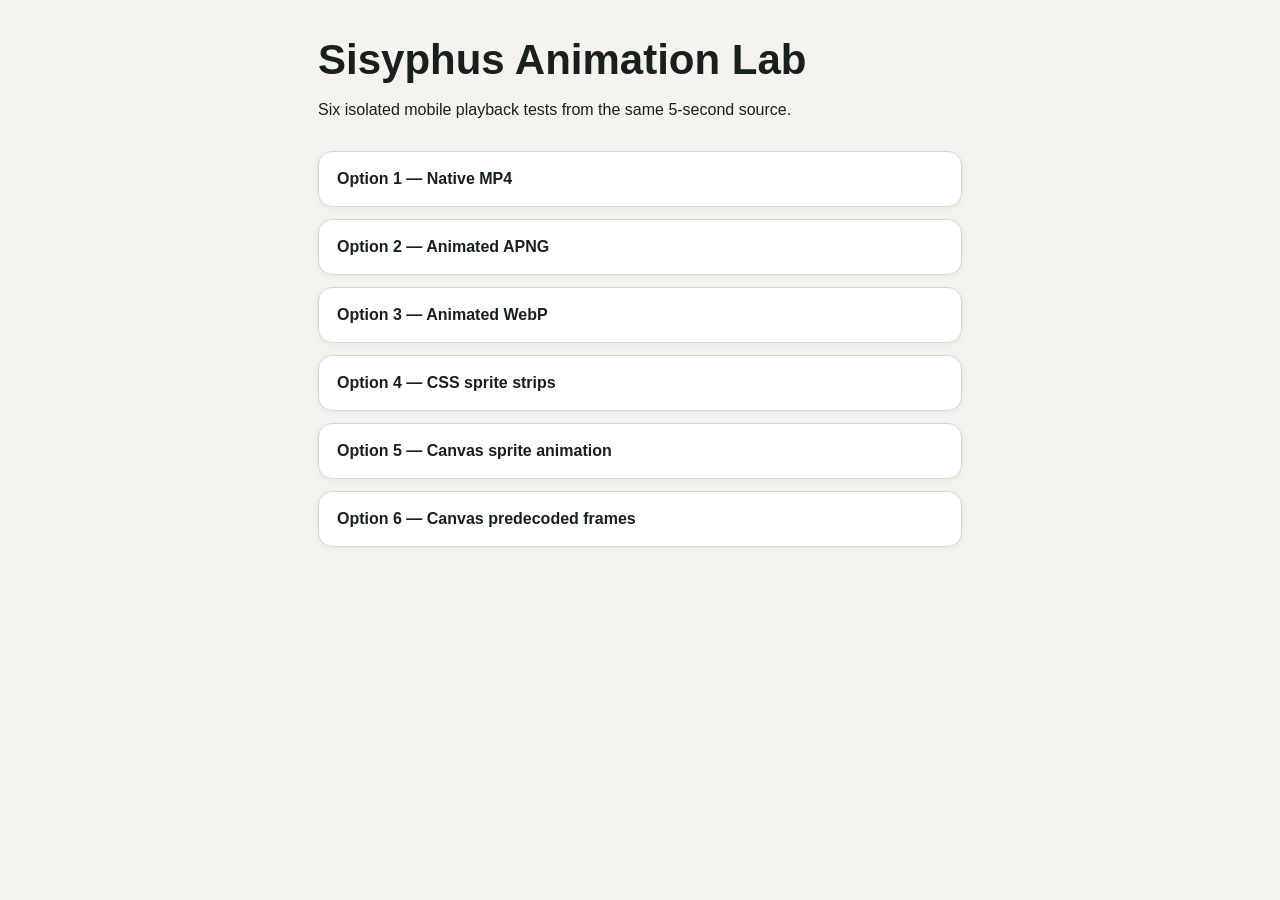
<file: bear Animation/sisyphus-animation-lab/index.html>
<!doctype html>
<html lang="en">
<head><meta charset="utf-8"><meta name="viewport" content="width=device-width,initial-scale=1,viewport-fit=cover"><title>Sisyphus Animation Lab</title><link rel="stylesheet" href="styles.css"></head>
<body><main class="home"><h1>Sisyphus Animation Lab</h1><p>Six isolated mobile playback tests from the same 5-second source.</p><nav class="cards">
  <a href="option-1.html">Option 1 — Native MP4</a>
  <a href="option-2.html">Option 2 — Animated APNG</a>
  <a href="option-3.html">Option 3 — Animated WebP</a>
  <a href="option-4.html">Option 4 — CSS sprite strips</a>
  <a href="option-5.html">Option 5 — Canvas sprite animation</a>
  <a href="option-6.html">Option 6 — Canvas predecoded frames</a>
</nav></main></body></html>
</file>
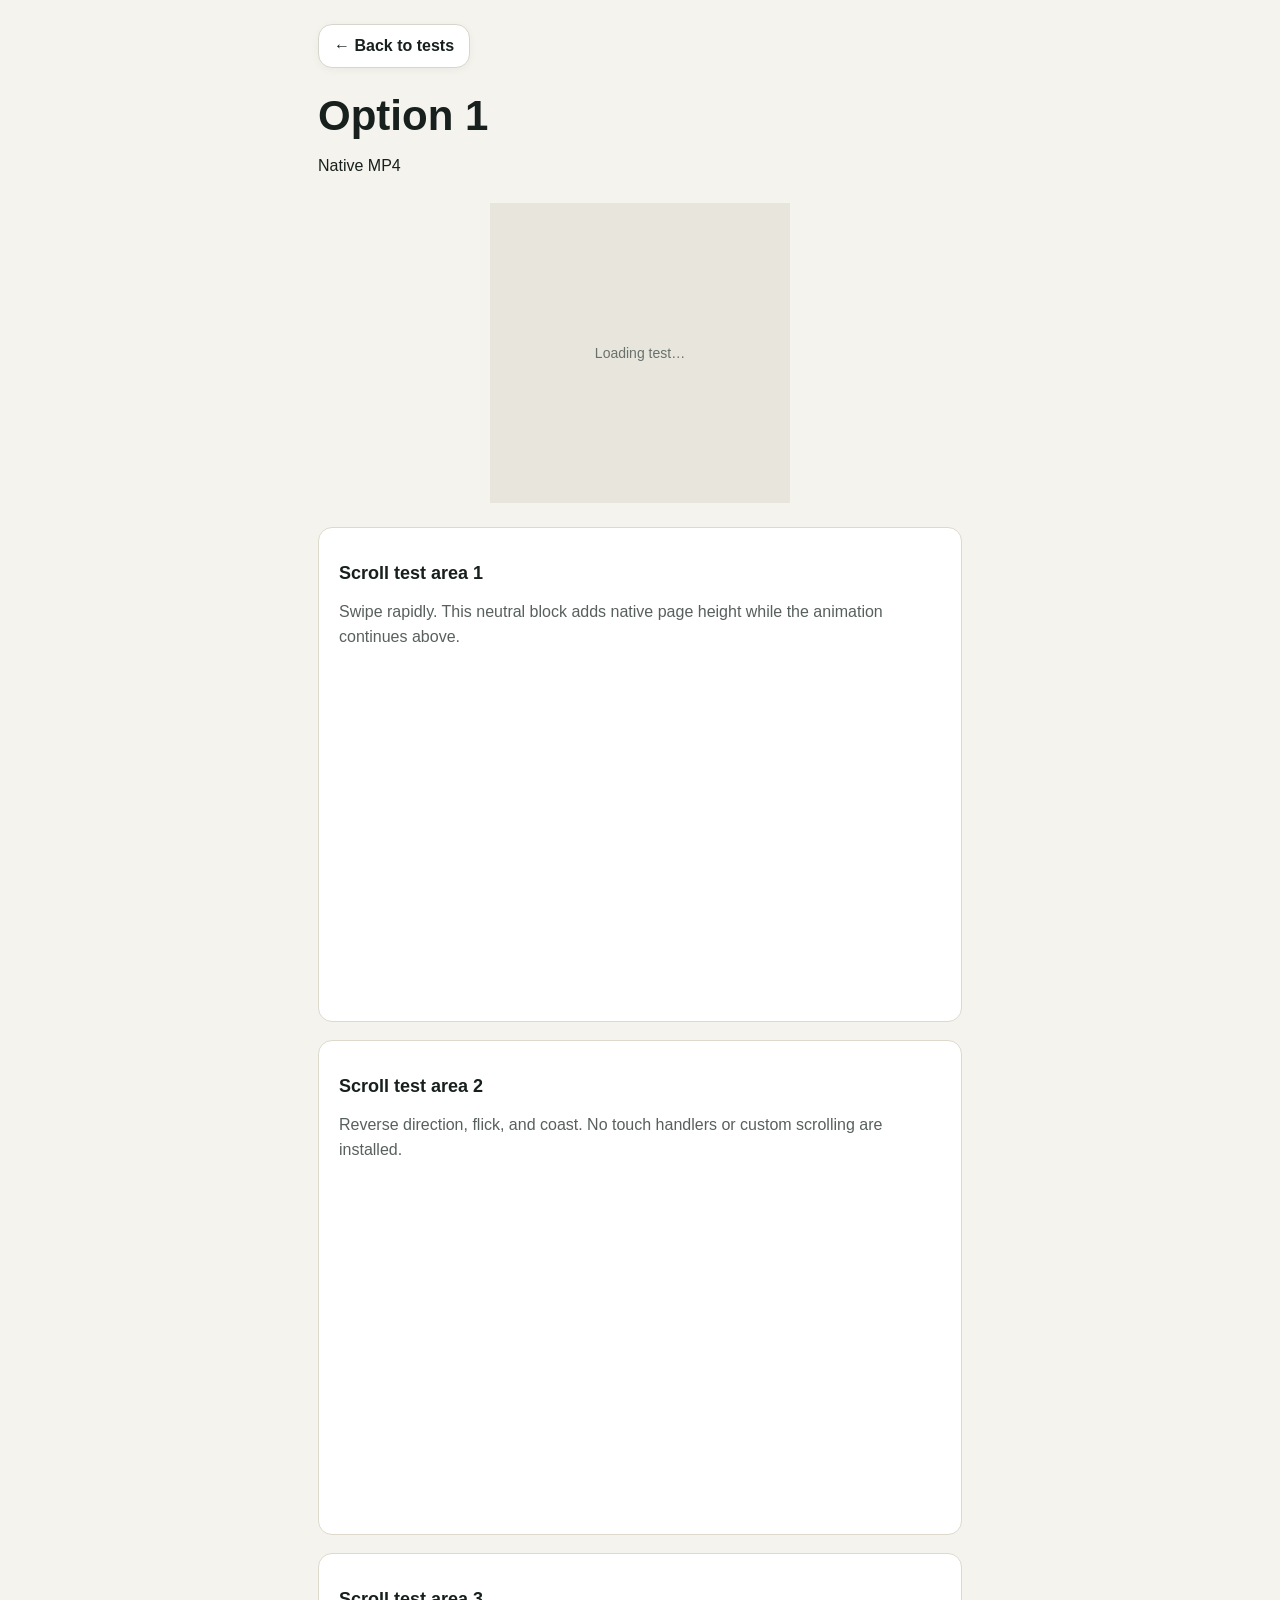
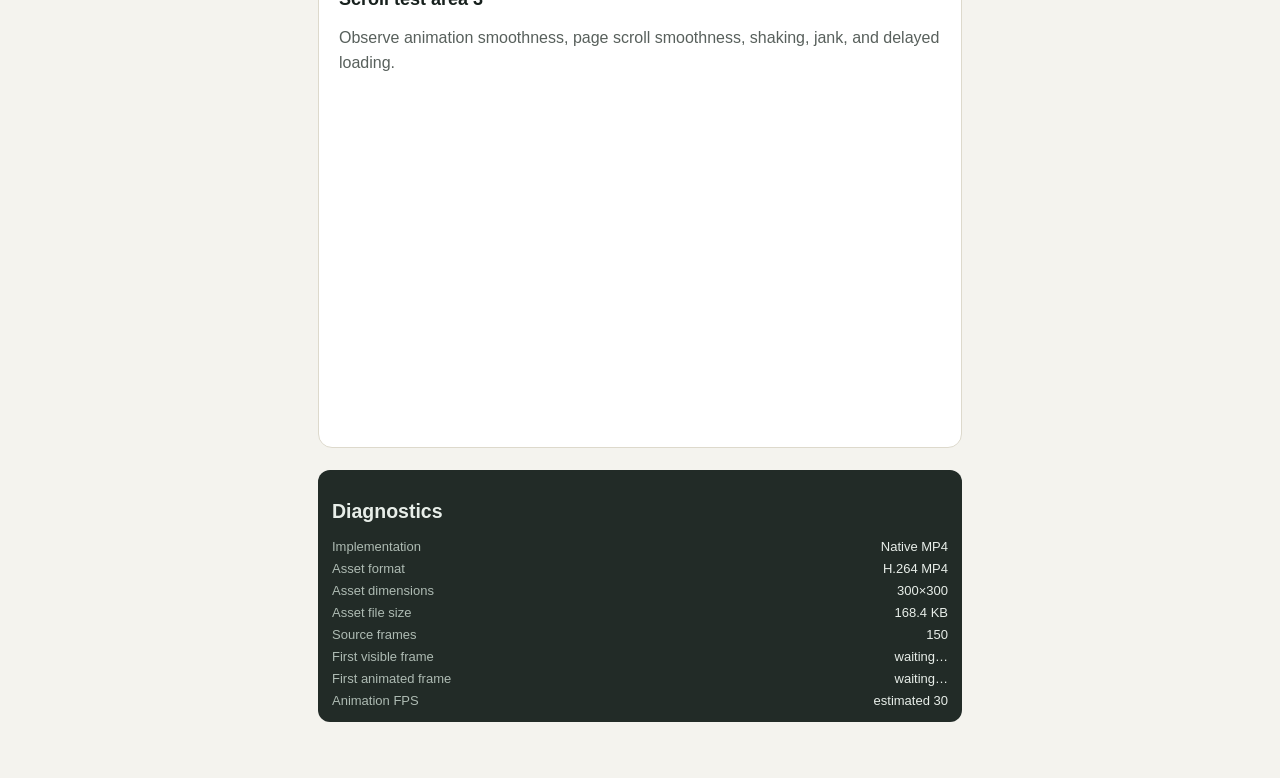
<file: bear Animation/sisyphus-animation-lab/option-1.html>
<!doctype html>
<html lang="en"><head><meta charset="utf-8"><meta name="viewport" content="width=device-width,initial-scale=1,viewport-fit=cover"><title>Option 1 — Native MP4</title><link rel="stylesheet" href="styles.css"></head>
<body><main data-option="1"><a class="back" href="index.html">← Back to tests</a><h1>Option 1</h1><p>Native MP4</p><div class="stage"><div class="loading">Loading test…</div></div>
<section class="scroll-block"><h2>Scroll test area 1</h2><p>Swipe rapidly. This neutral block adds native page height while the animation continues above.</p></section>
<section class="scroll-block"><h2>Scroll test area 2</h2><p>Reverse direction, flick, and coast. No touch handlers or custom scrolling are installed.</p></section>
<section class="scroll-block"><h2>Scroll test area 3</h2><p>Observe animation smoothness, page scroll smoothness, shaking, jank, and delayed loading.</p></section>
<section class="diagnostics"><h2>Diagnostics</h2><div data-hud></div></section></main><script src="lab.js"></script></body></html>
</file>
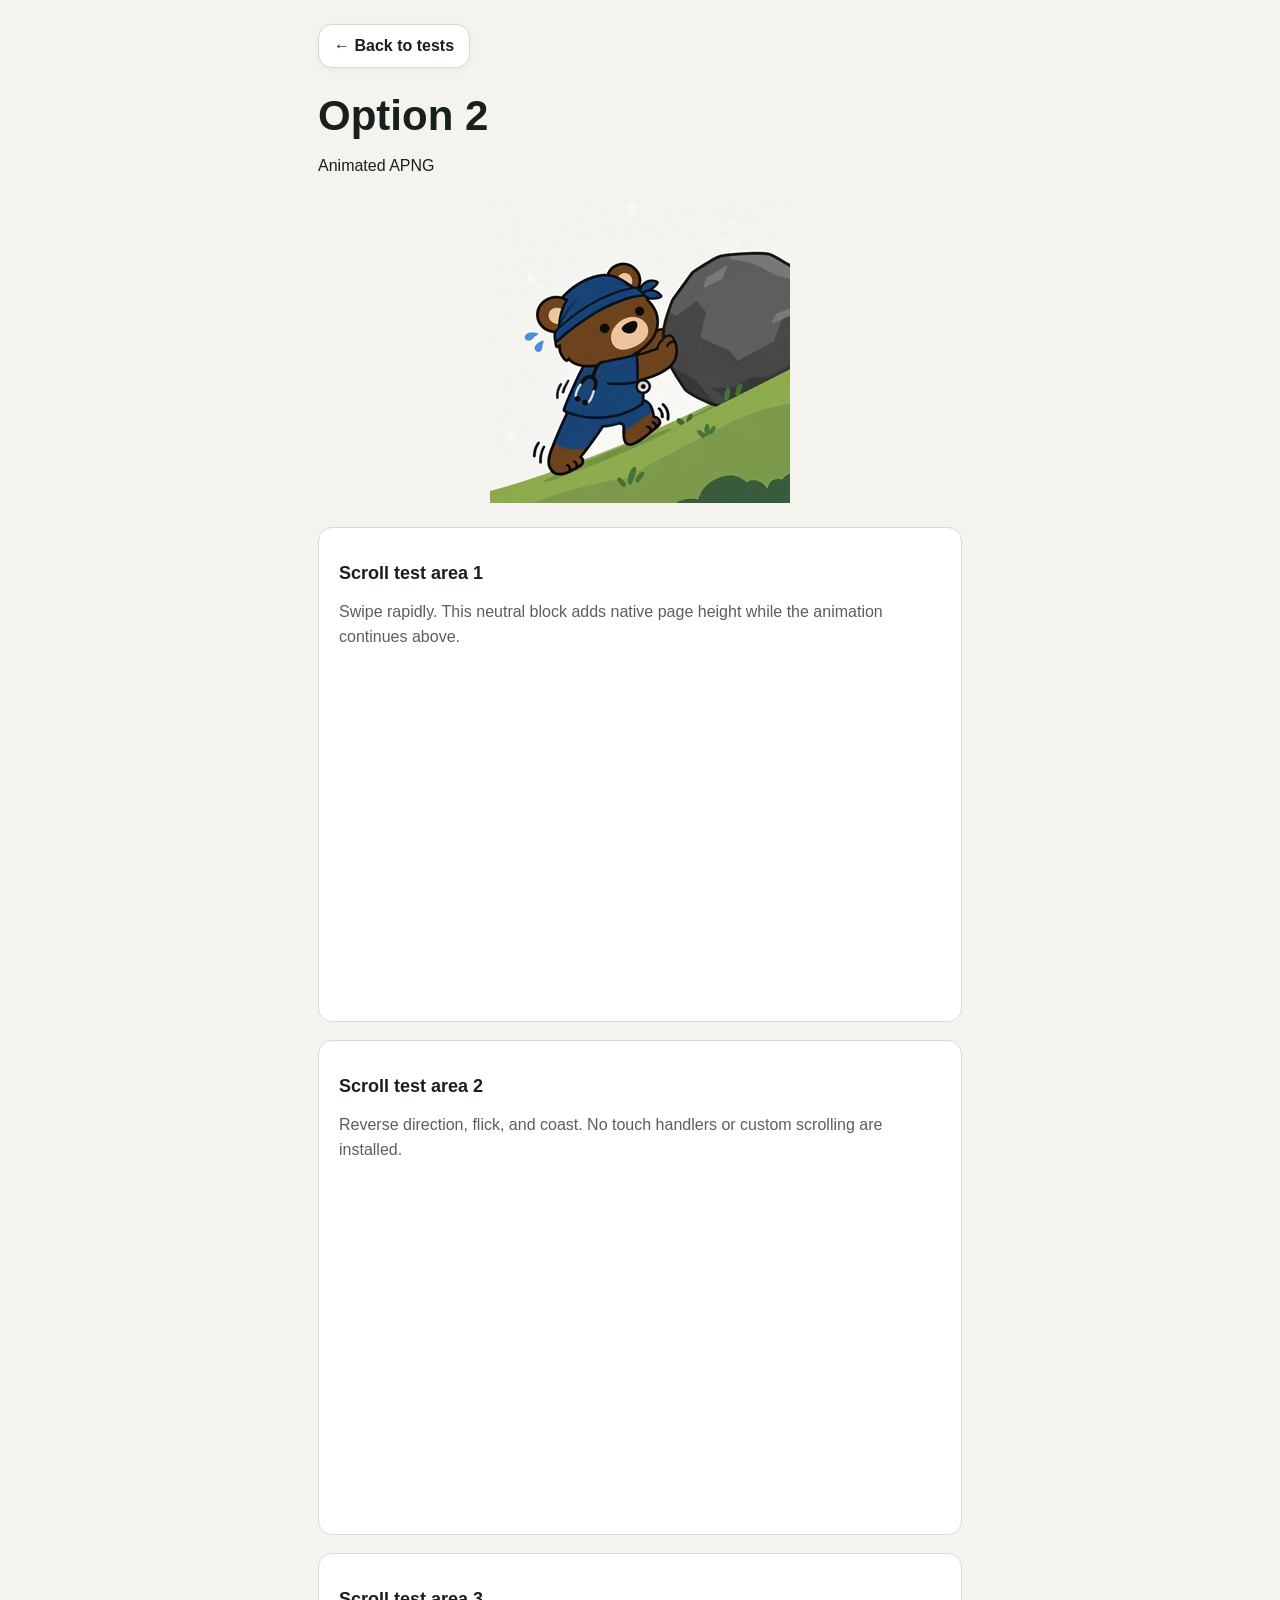
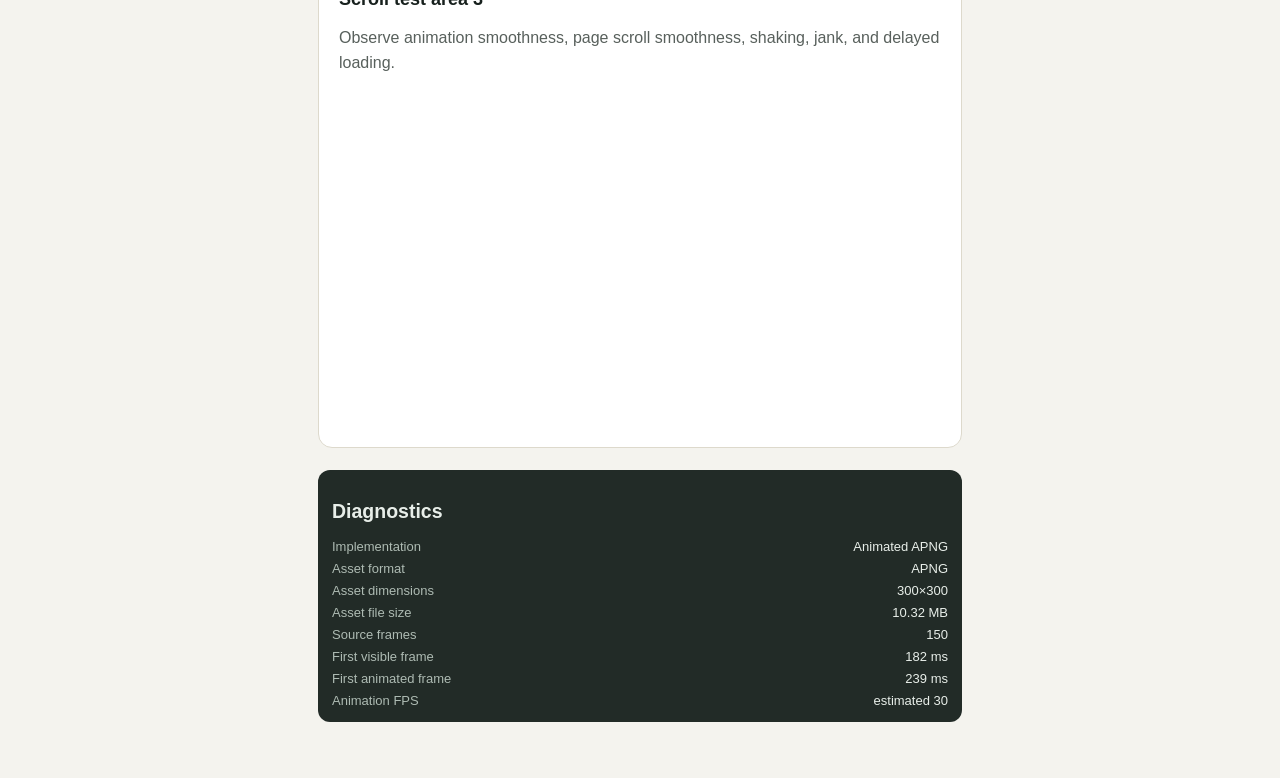
<file: bear Animation/sisyphus-animation-lab/option-2.html>
<!doctype html>
<html lang="en"><head><meta charset="utf-8"><meta name="viewport" content="width=device-width,initial-scale=1,viewport-fit=cover"><title>Option 2 — Animated APNG</title><link rel="stylesheet" href="styles.css"></head>
<body><main data-option="2"><a class="back" href="index.html">← Back to tests</a><h1>Option 2</h1><p>Animated APNG</p><div class="stage"><div class="loading">Loading test…</div></div>
<section class="scroll-block"><h2>Scroll test area 1</h2><p>Swipe rapidly. This neutral block adds native page height while the animation continues above.</p></section>
<section class="scroll-block"><h2>Scroll test area 2</h2><p>Reverse direction, flick, and coast. No touch handlers or custom scrolling are installed.</p></section>
<section class="scroll-block"><h2>Scroll test area 3</h2><p>Observe animation smoothness, page scroll smoothness, shaking, jank, and delayed loading.</p></section>
<section class="diagnostics"><h2>Diagnostics</h2><div data-hud></div></section></main><script src="lab.js"></script></body></html>
</file>
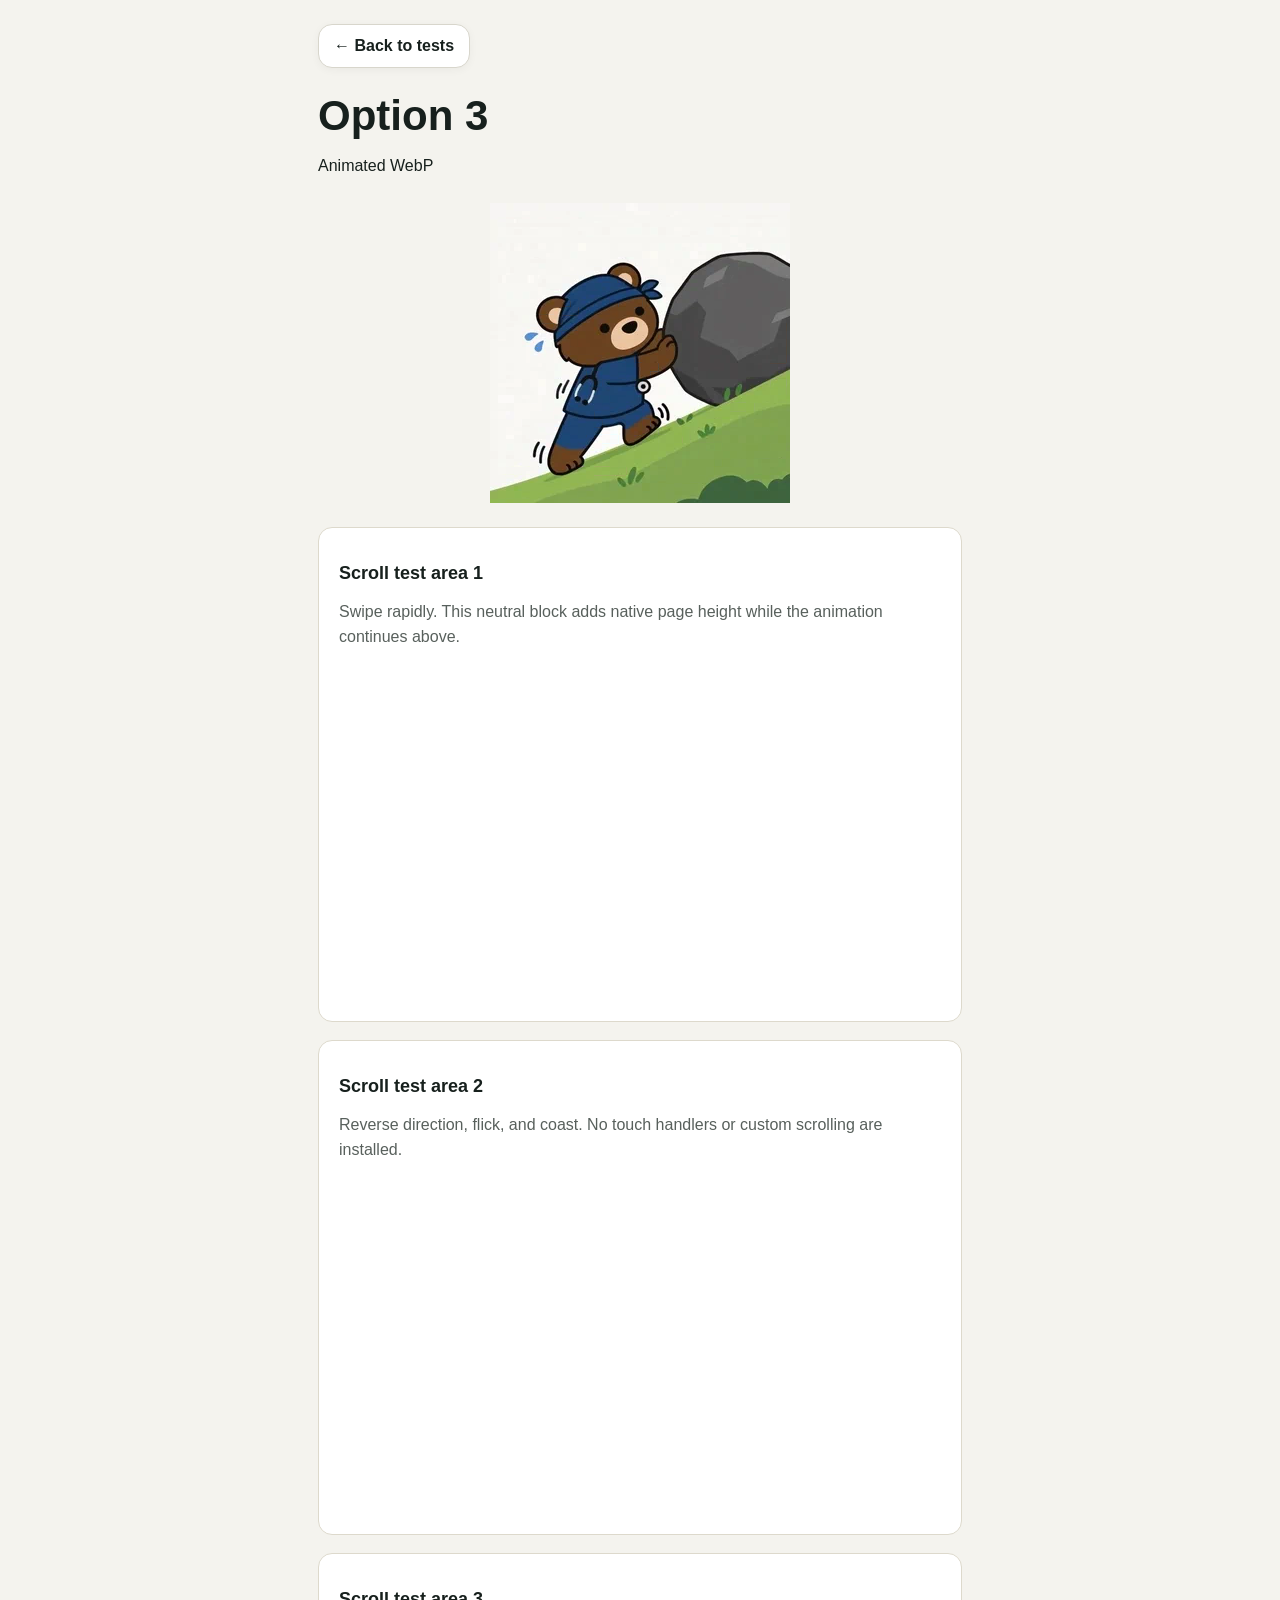
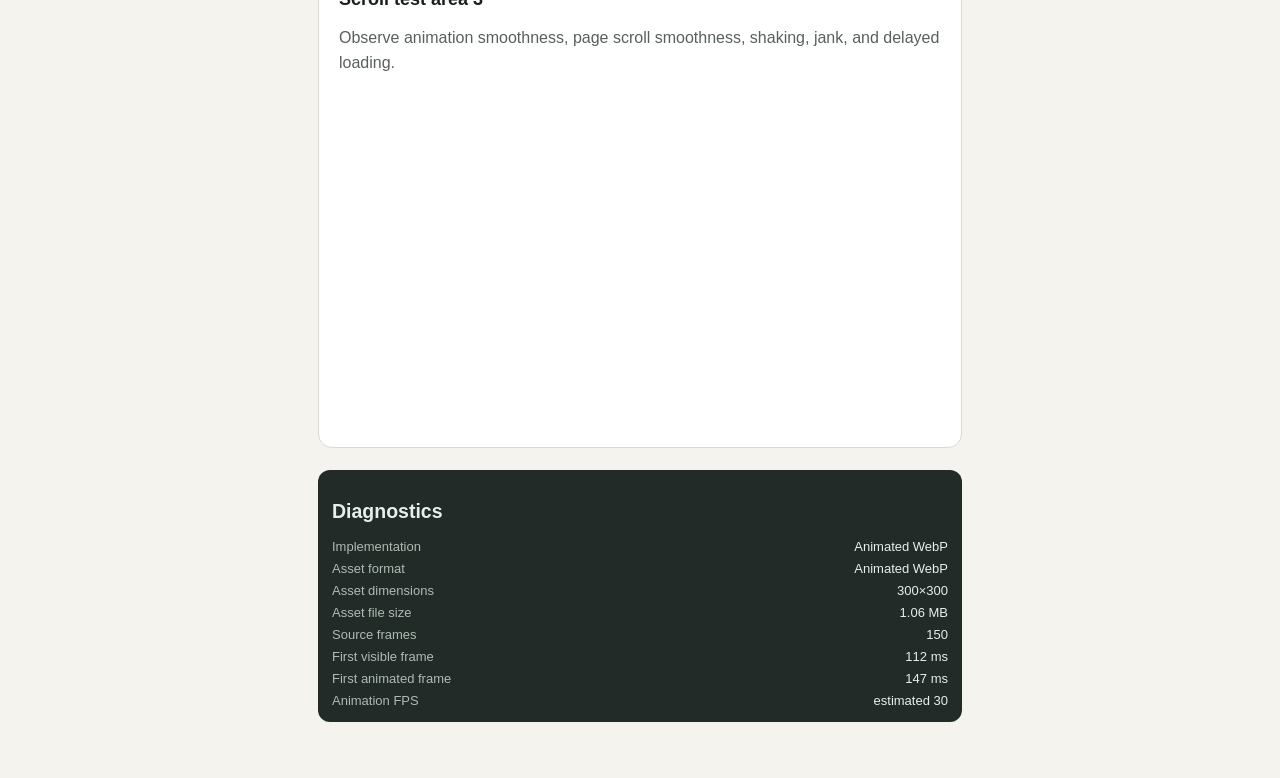
<file: bear Animation/sisyphus-animation-lab/option-3.html>
<!doctype html>
<html lang="en"><head><meta charset="utf-8"><meta name="viewport" content="width=device-width,initial-scale=1,viewport-fit=cover"><title>Option 3 — Animated WebP</title><link rel="stylesheet" href="styles.css"></head>
<body><main data-option="3"><a class="back" href="index.html">← Back to tests</a><h1>Option 3</h1><p>Animated WebP</p><div class="stage"><div class="loading">Loading test…</div></div>
<section class="scroll-block"><h2>Scroll test area 1</h2><p>Swipe rapidly. This neutral block adds native page height while the animation continues above.</p></section>
<section class="scroll-block"><h2>Scroll test area 2</h2><p>Reverse direction, flick, and coast. No touch handlers or custom scrolling are installed.</p></section>
<section class="scroll-block"><h2>Scroll test area 3</h2><p>Observe animation smoothness, page scroll smoothness, shaking, jank, and delayed loading.</p></section>
<section class="diagnostics"><h2>Diagnostics</h2><div data-hud></div></section></main><script src="lab.js"></script></body></html>
</file>
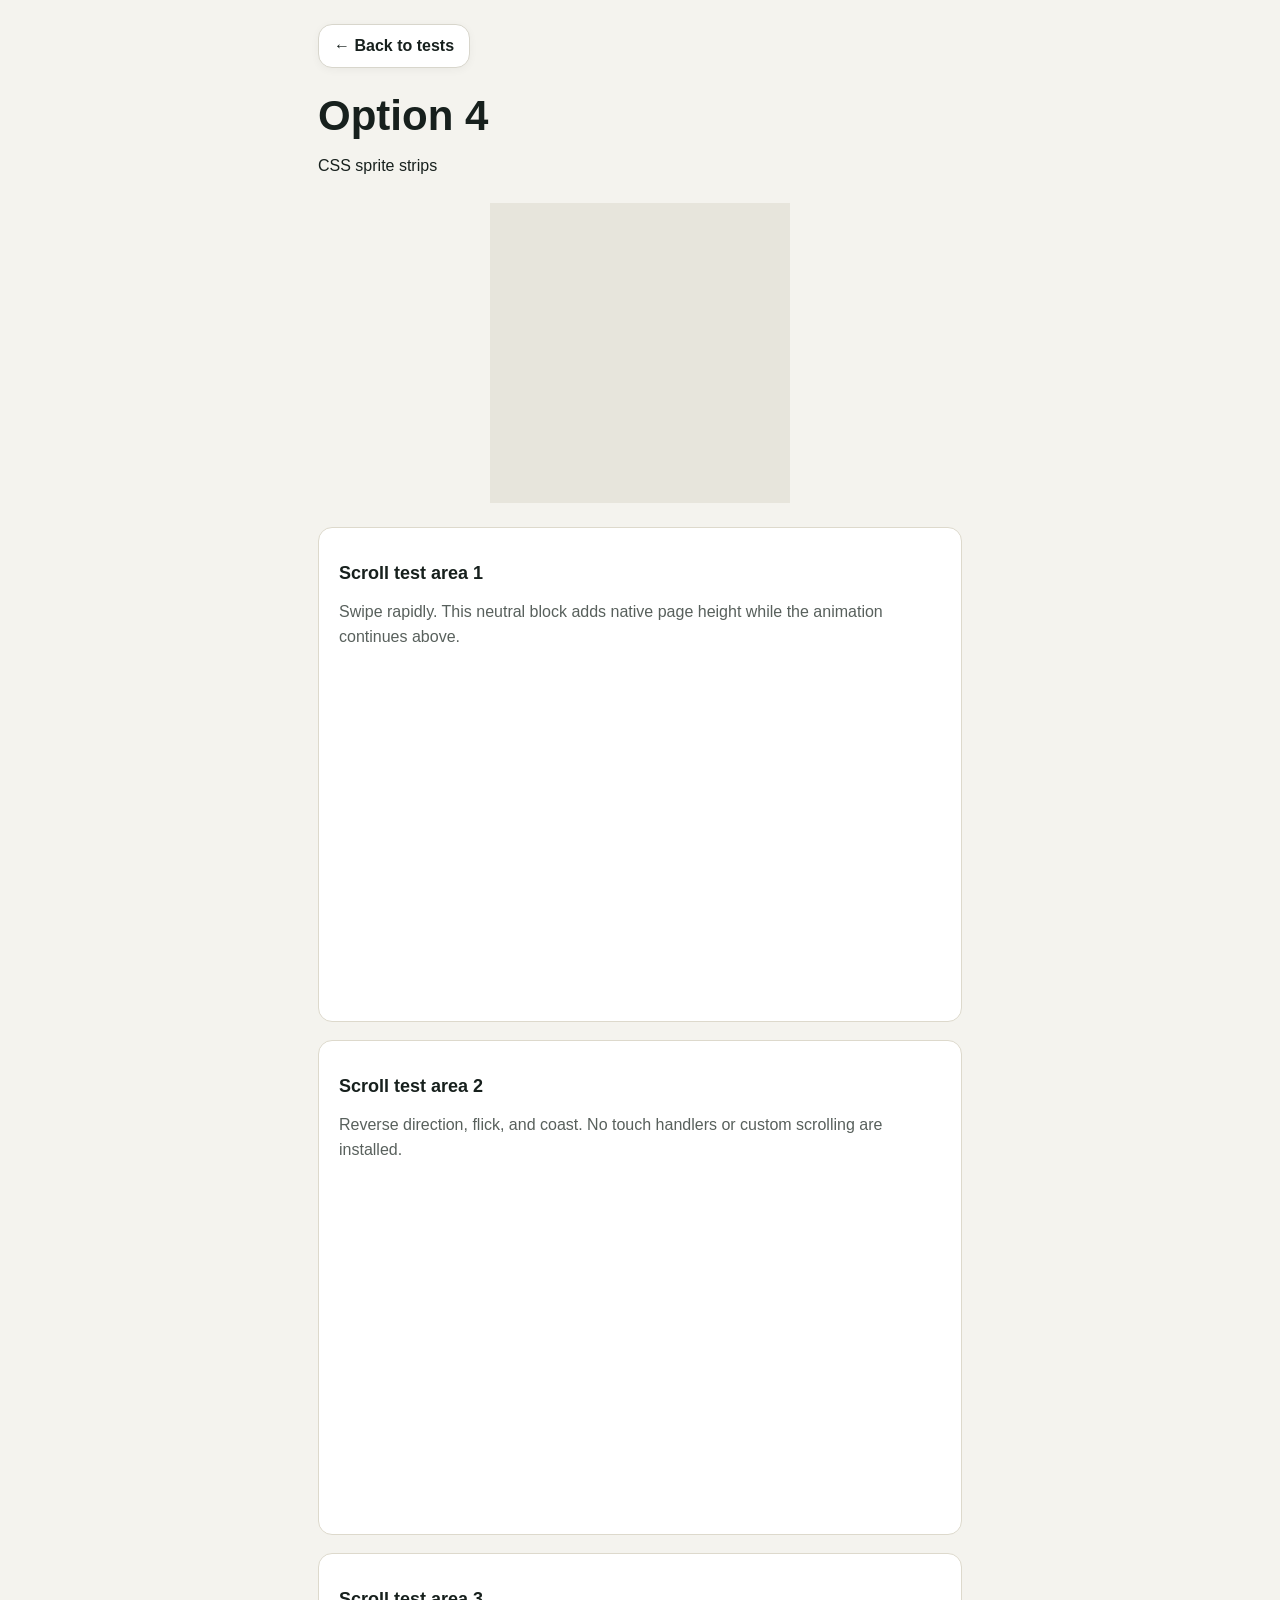
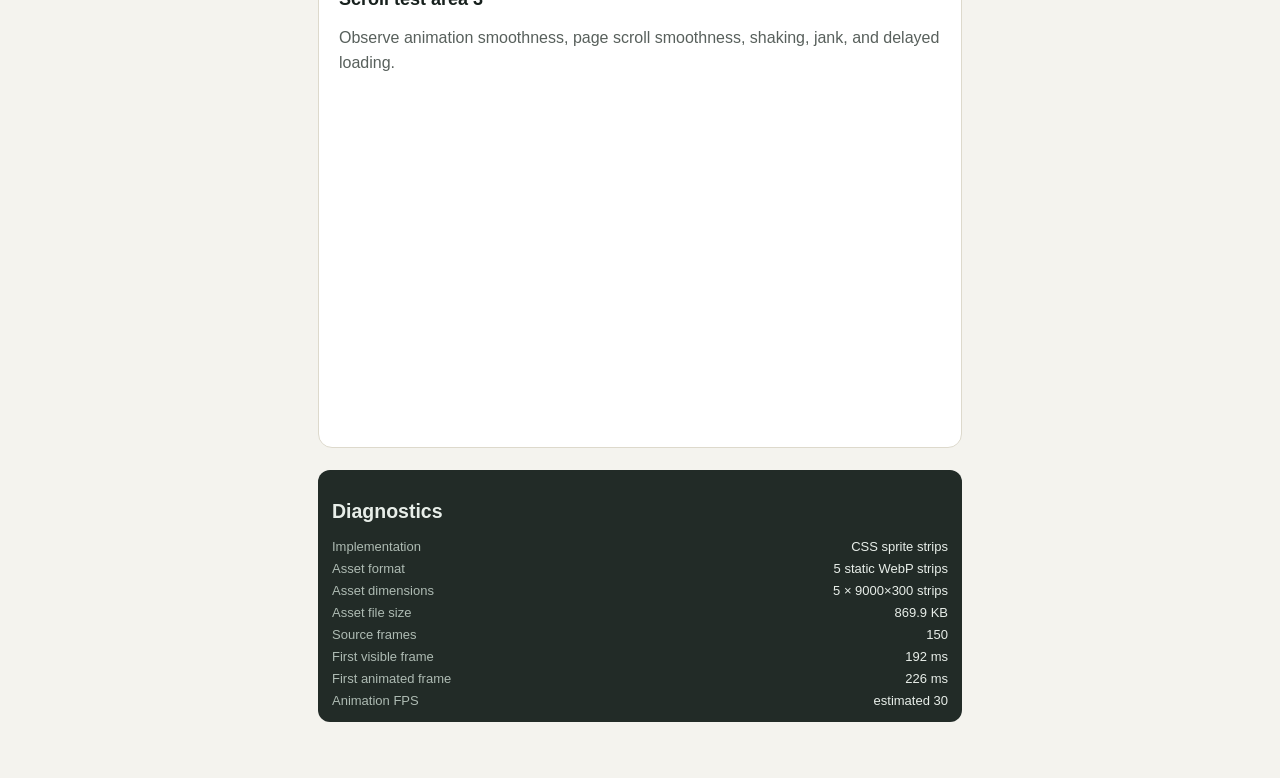
<file: bear Animation/sisyphus-animation-lab/option-4.html>
<!doctype html>
<html lang="en"><head><meta charset="utf-8"><meta name="viewport" content="width=device-width,initial-scale=1,viewport-fit=cover"><title>Option 4 — CSS sprite strips</title><link rel="stylesheet" href="styles.css"></head>
<body><main data-option="4"><a class="back" href="index.html">← Back to tests</a><h1>Option 4</h1><p>CSS sprite strips</p><div class="stage"><div class="loading">Loading test…</div></div>
<section class="scroll-block"><h2>Scroll test area 1</h2><p>Swipe rapidly. This neutral block adds native page height while the animation continues above.</p></section>
<section class="scroll-block"><h2>Scroll test area 2</h2><p>Reverse direction, flick, and coast. No touch handlers or custom scrolling are installed.</p></section>
<section class="scroll-block"><h2>Scroll test area 3</h2><p>Observe animation smoothness, page scroll smoothness, shaking, jank, and delayed loading.</p></section>
<section class="diagnostics"><h2>Diagnostics</h2><div data-hud></div></section></main><script src="lab.js"></script></body></html>
</file>
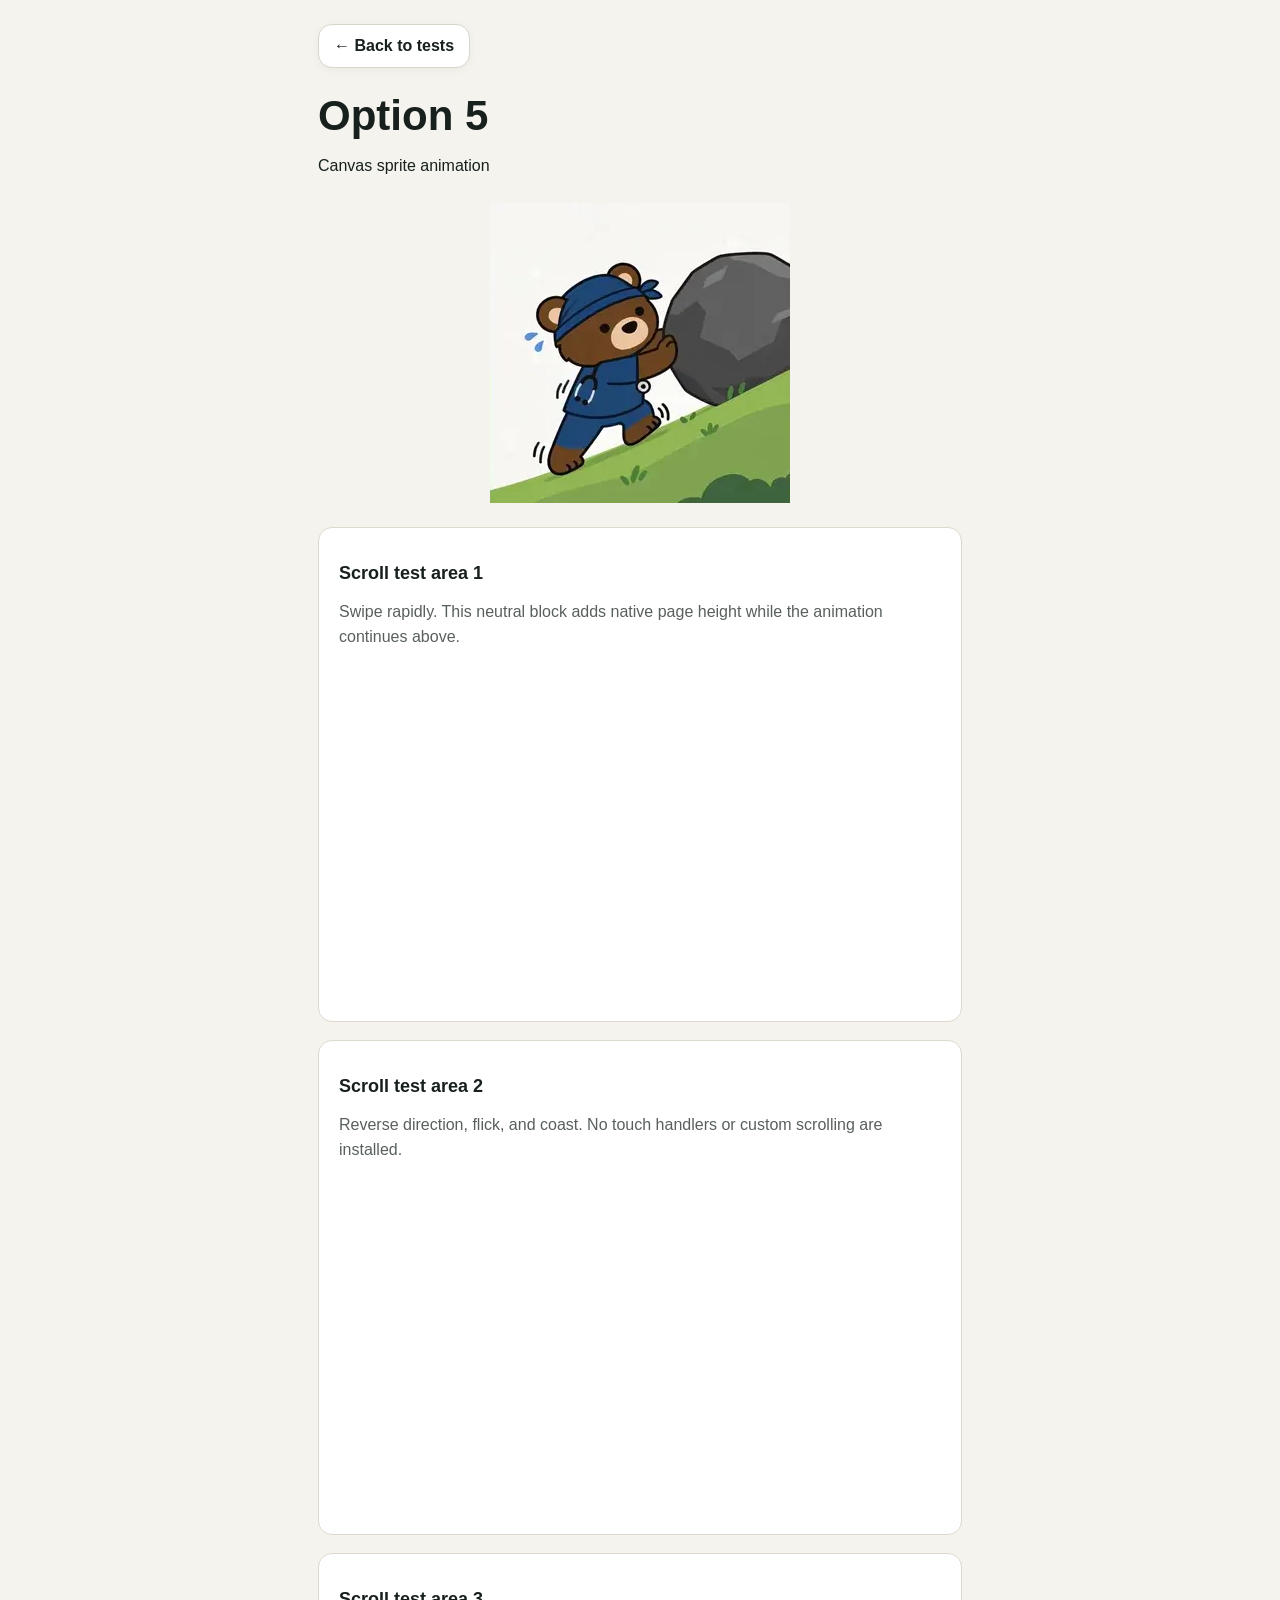
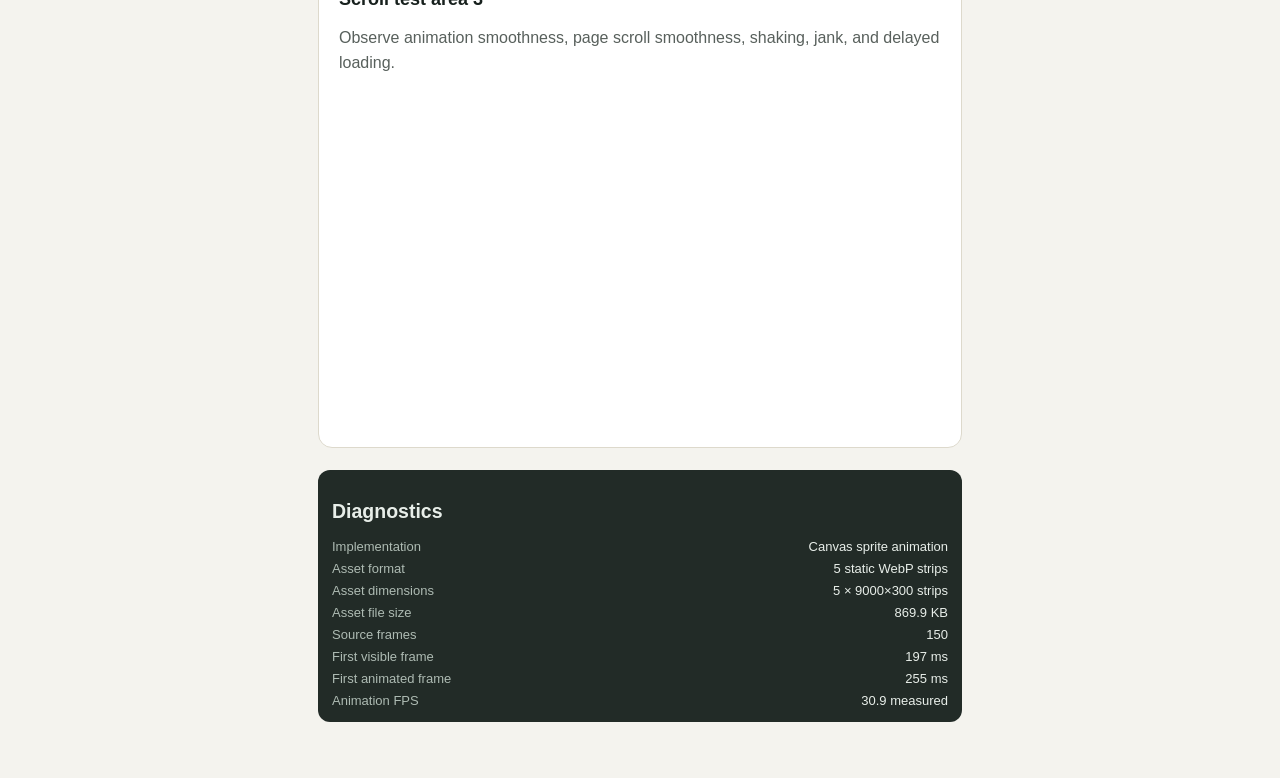
<file: bear Animation/sisyphus-animation-lab/option-5.html>
<!doctype html>
<html lang="en"><head><meta charset="utf-8"><meta name="viewport" content="width=device-width,initial-scale=1,viewport-fit=cover"><title>Option 5 — Canvas sprite animation</title><link rel="stylesheet" href="styles.css"></head>
<body><main data-option="5"><a class="back" href="index.html">← Back to tests</a><h1>Option 5</h1><p>Canvas sprite animation</p><div class="stage"><div class="loading">Loading test…</div></div>
<section class="scroll-block"><h2>Scroll test area 1</h2><p>Swipe rapidly. This neutral block adds native page height while the animation continues above.</p></section>
<section class="scroll-block"><h2>Scroll test area 2</h2><p>Reverse direction, flick, and coast. No touch handlers or custom scrolling are installed.</p></section>
<section class="scroll-block"><h2>Scroll test area 3</h2><p>Observe animation smoothness, page scroll smoothness, shaking, jank, and delayed loading.</p></section>
<section class="diagnostics"><h2>Diagnostics</h2><div data-hud></div></section></main><script src="lab.js"></script></body></html>
</file>
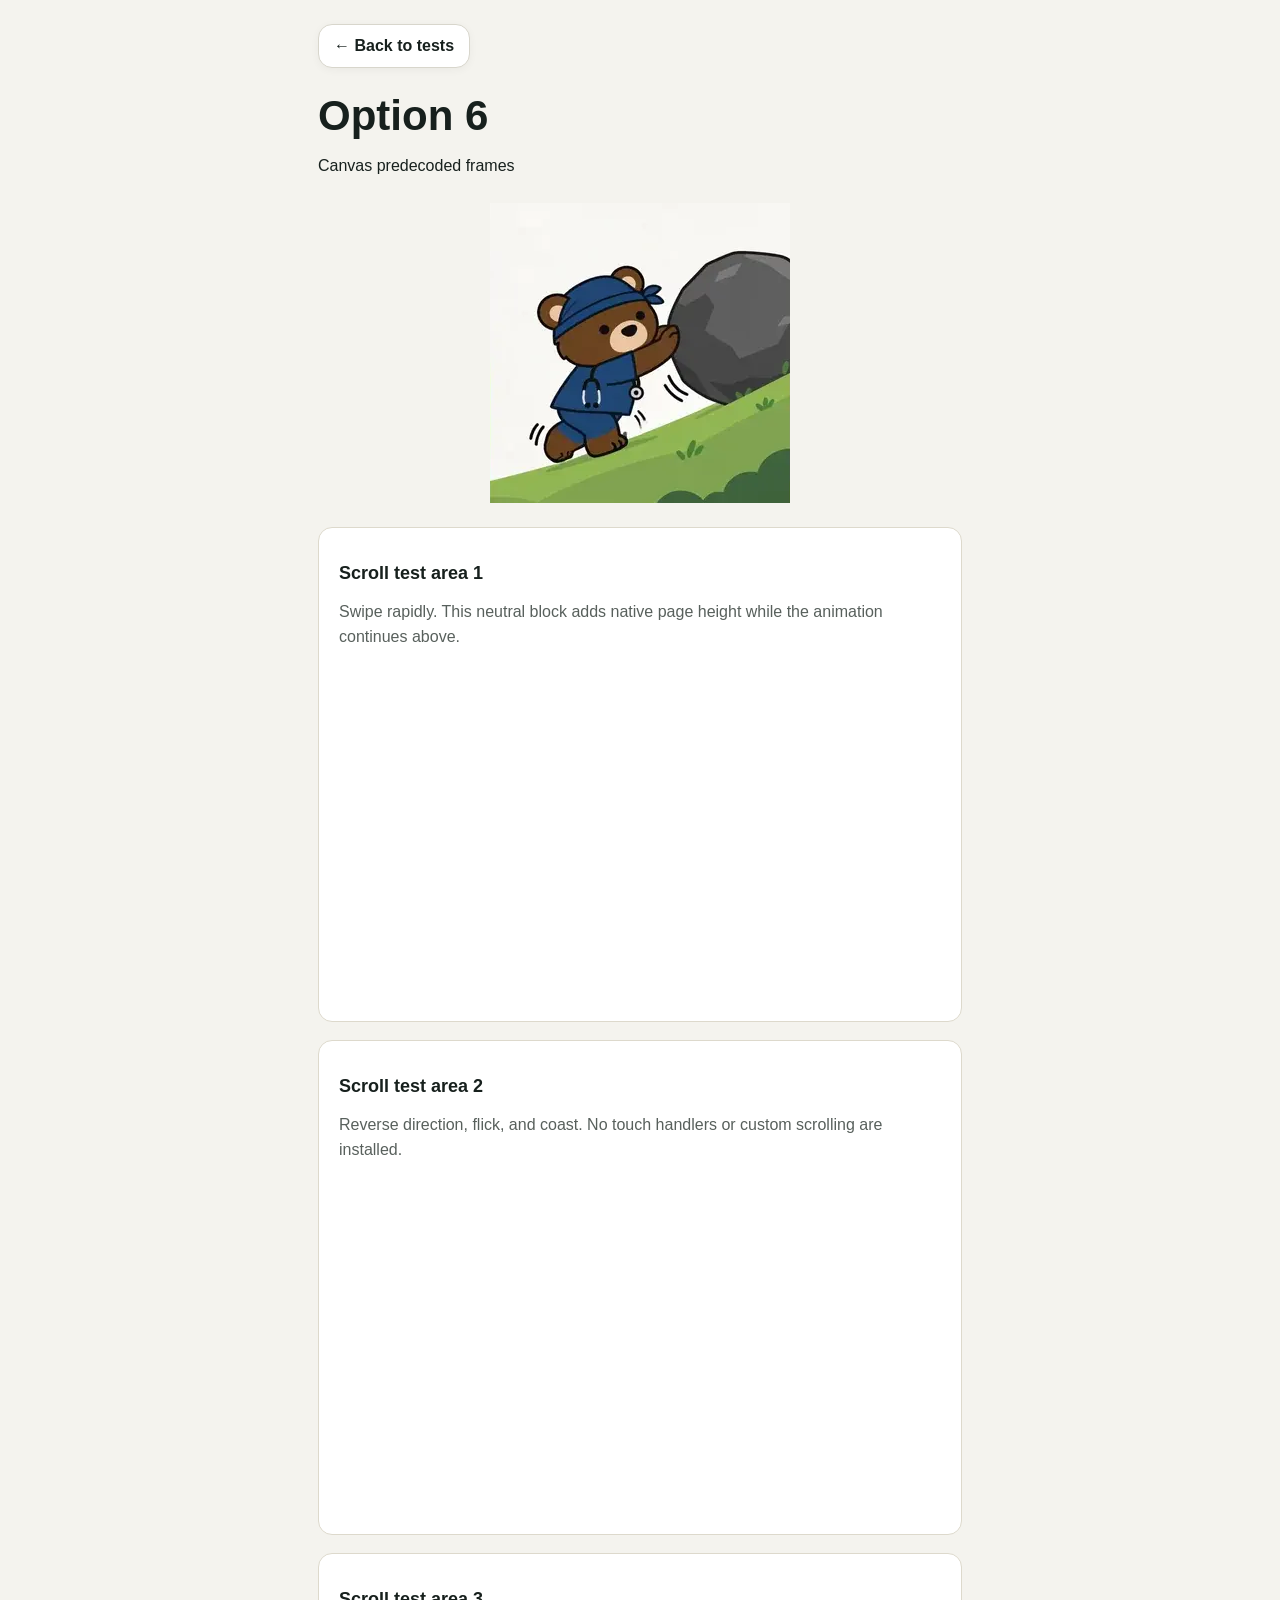
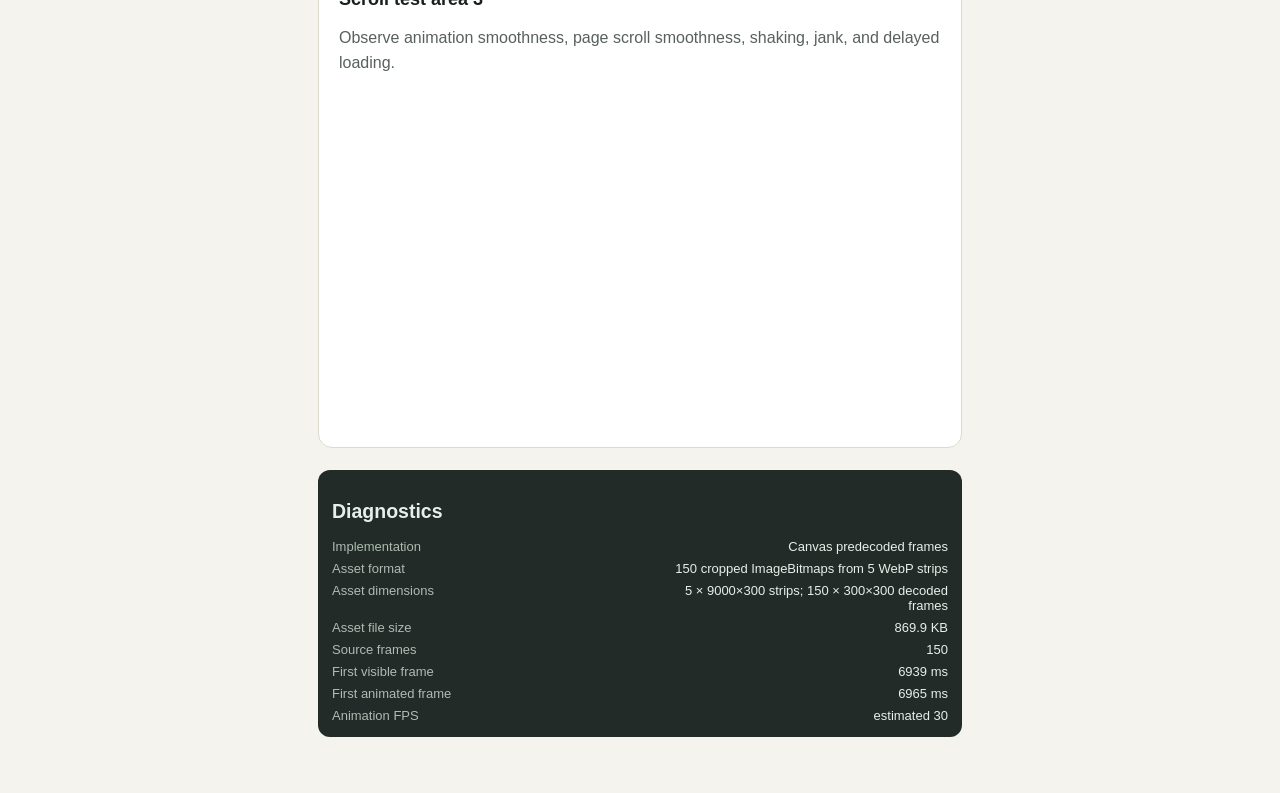
<file: bear Animation/sisyphus-animation-lab/option-6.html>
<!doctype html>
<html lang="en"><head><meta charset="utf-8"><meta name="viewport" content="width=device-width,initial-scale=1,viewport-fit=cover"><title>Option 6 — Canvas predecoded frames</title><link rel="stylesheet" href="styles.css"></head>
<body><main data-option="6"><a class="back" href="index.html">← Back to tests</a><h1>Option 6</h1><p>Canvas predecoded frames</p><div class="stage"><div class="loading">Loading test…</div></div>
<section class="scroll-block"><h2>Scroll test area 1</h2><p>Swipe rapidly. This neutral block adds native page height while the animation continues above.</p></section>
<section class="scroll-block"><h2>Scroll test area 2</h2><p>Reverse direction, flick, and coast. No touch handlers or custom scrolling are installed.</p></section>
<section class="scroll-block"><h2>Scroll test area 3</h2><p>Observe animation smoothness, page scroll smoothness, shaking, jank, and delayed loading.</p></section>
<section class="diagnostics"><h2>Diagnostics</h2><div data-hud></div></section></main><script src="lab.js"></script></body></html>
</file>
<file: bear Animation/sisyphus-animation-lab/styles.css>
:root{font-family:-apple-system,BlinkMacSystemFont,"Segoe UI",sans-serif;color:#17201d;background:#f4f3ee}*{box-sizing:border-box}body{margin:0}main{width:min(100%,680px);margin:auto;padding:24px 18px 56px}h1{font-size:clamp(28px,8vw,42px);line-height:1.05;margin:14px 0 8px}p{line-height:1.55}.cards{display:grid;gap:12px;margin-top:28px}.cards a,.back{display:block;color:#17201d;background:#fff;border:1px solid #d8d6cc;border-radius:14px;padding:18px;text-decoration:none;font-weight:700;box-shadow:0 2px 8px #0000000b}.back{display:inline-block;padding:12px 15px;margin-bottom:12px}.stage{width:300px;height:300px;margin:24px auto;background:#e7e5dc;overflow:hidden;position:relative}.stage video,.stage img,.stage canvas{display:block;width:300px;height:300px}.sprite-layer{position:absolute;inset:0;width:300px;height:300px;background-repeat:no-repeat;background-size:9000px 300px;display:none}.sprite-layer.active{display:block;animation:stripPlay 1s steps(30,end) both}@keyframes stripPlay{from{background-position-x:0}to{background-position-x:-9000px}}.scroll-block{background:#fff;border:1px solid #ddd9cc;border-radius:14px;padding:20px;margin:18px 0;min-height:55vh}.scroll-block h2{font-size:18px}.scroll-block p{color:#58605c}.diagnostics{font-size:13px;background:#222b27;color:#e8eee9;border-radius:12px;padding:14px;margin-top:22px}.diagnostics dl{display:grid;grid-template-columns:1fr 1fr;gap:7px 12px;margin:0}.diagnostics dt{color:#aebbb3}.diagnostics dd{margin:0;text-align:right;overflow-wrap:anywhere}.loading{position:absolute;inset:0;display:grid;place-items:center;background:#e7e5dc;color:#69716d;font-size:14px;z-index:5}.ready .loading{display:none}
</file>
